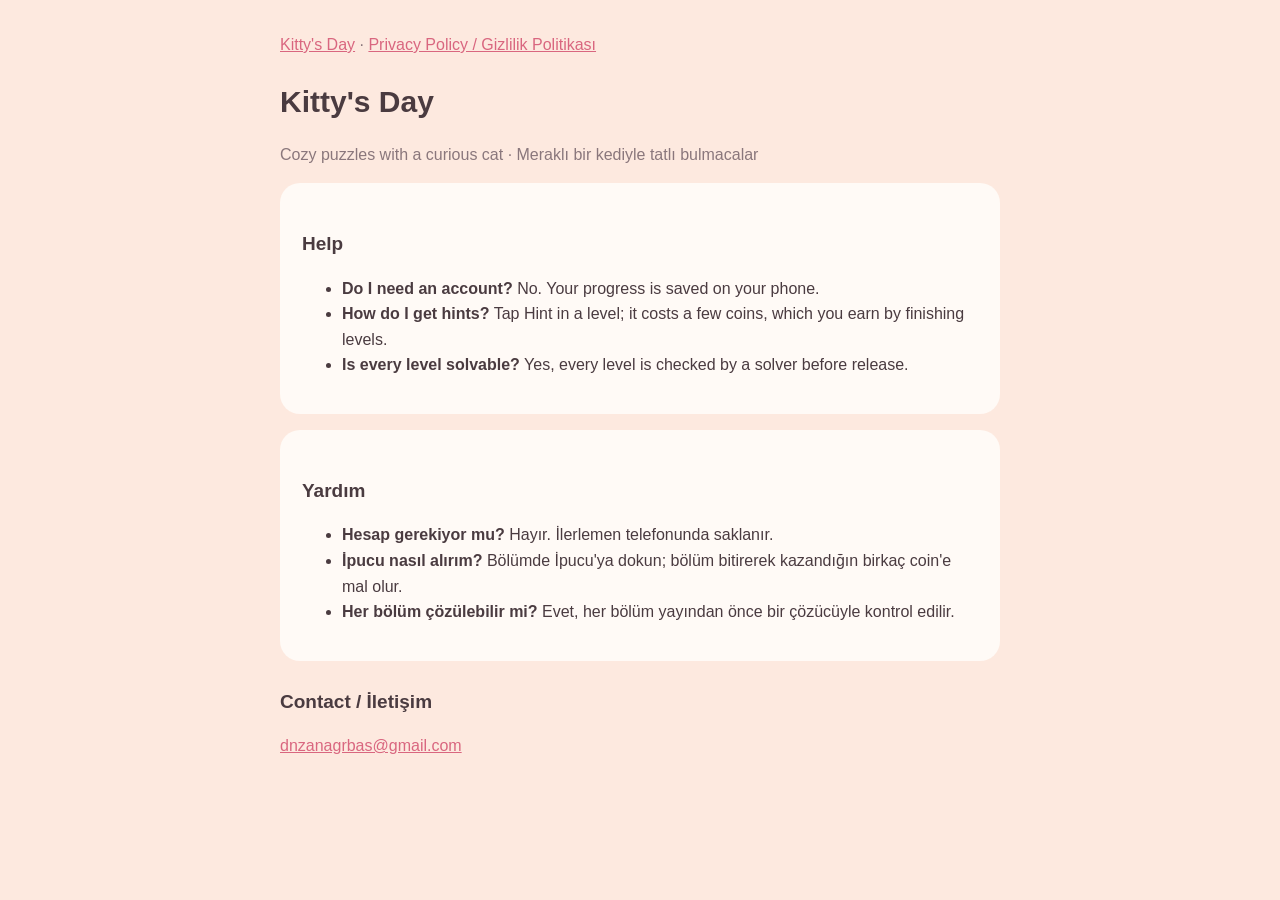
<file: index.html>
<!doctype html>
<html lang="en"><head><meta charset="utf-8"><meta name="viewport" content="width=device-width, initial-scale=1">
<title>Kitty's Day Support</title><link rel="stylesheet" href="style.css"></head>
<body><main><nav><a href="index.html">Kitty's Day</a> · <a href="privacy.html">Privacy Policy / Gizlilik Politikası</a></nav>
<h1>Kitty's Day</h1>
<p class="muted">Cozy puzzles with a curious cat · Meraklı bir kediyle tatlı bulmacalar</p>

<div class="card">
<h2>Help</h2>
<ul>
<li><strong>Do I need an account?</strong> No. Your progress is saved on your phone.</li>
<li><strong>How do I get hints?</strong> Tap Hint in a level; it costs a few coins, which you earn by finishing levels.</li>
<li><strong>Is every level solvable?</strong> Yes, every level is checked by a solver before release.</li>
</ul>
</div>

<div class="card">
<h2>Yardım</h2>
<ul>
<li><strong>Hesap gerekiyor mu?</strong> Hayır. İlerlemen telefonunda saklanır.</li>
<li><strong>İpucu nasıl alırım?</strong> Bölümde İpucu'ya dokun; bölüm bitirerek kazandığın birkaç coin'e mal olur.</li>
<li><strong>Her bölüm çözülebilir mi?</strong> Evet, her bölüm yayından önce bir çözücüyle kontrol edilir.</li>
</ul>
</div>

<h2>Contact / İletişim</h2>
<p><a href="mailto:dnzanagrbas@gmail.com">dnzanagrbas@gmail.com</a></p>
</main></body></html>
</file>
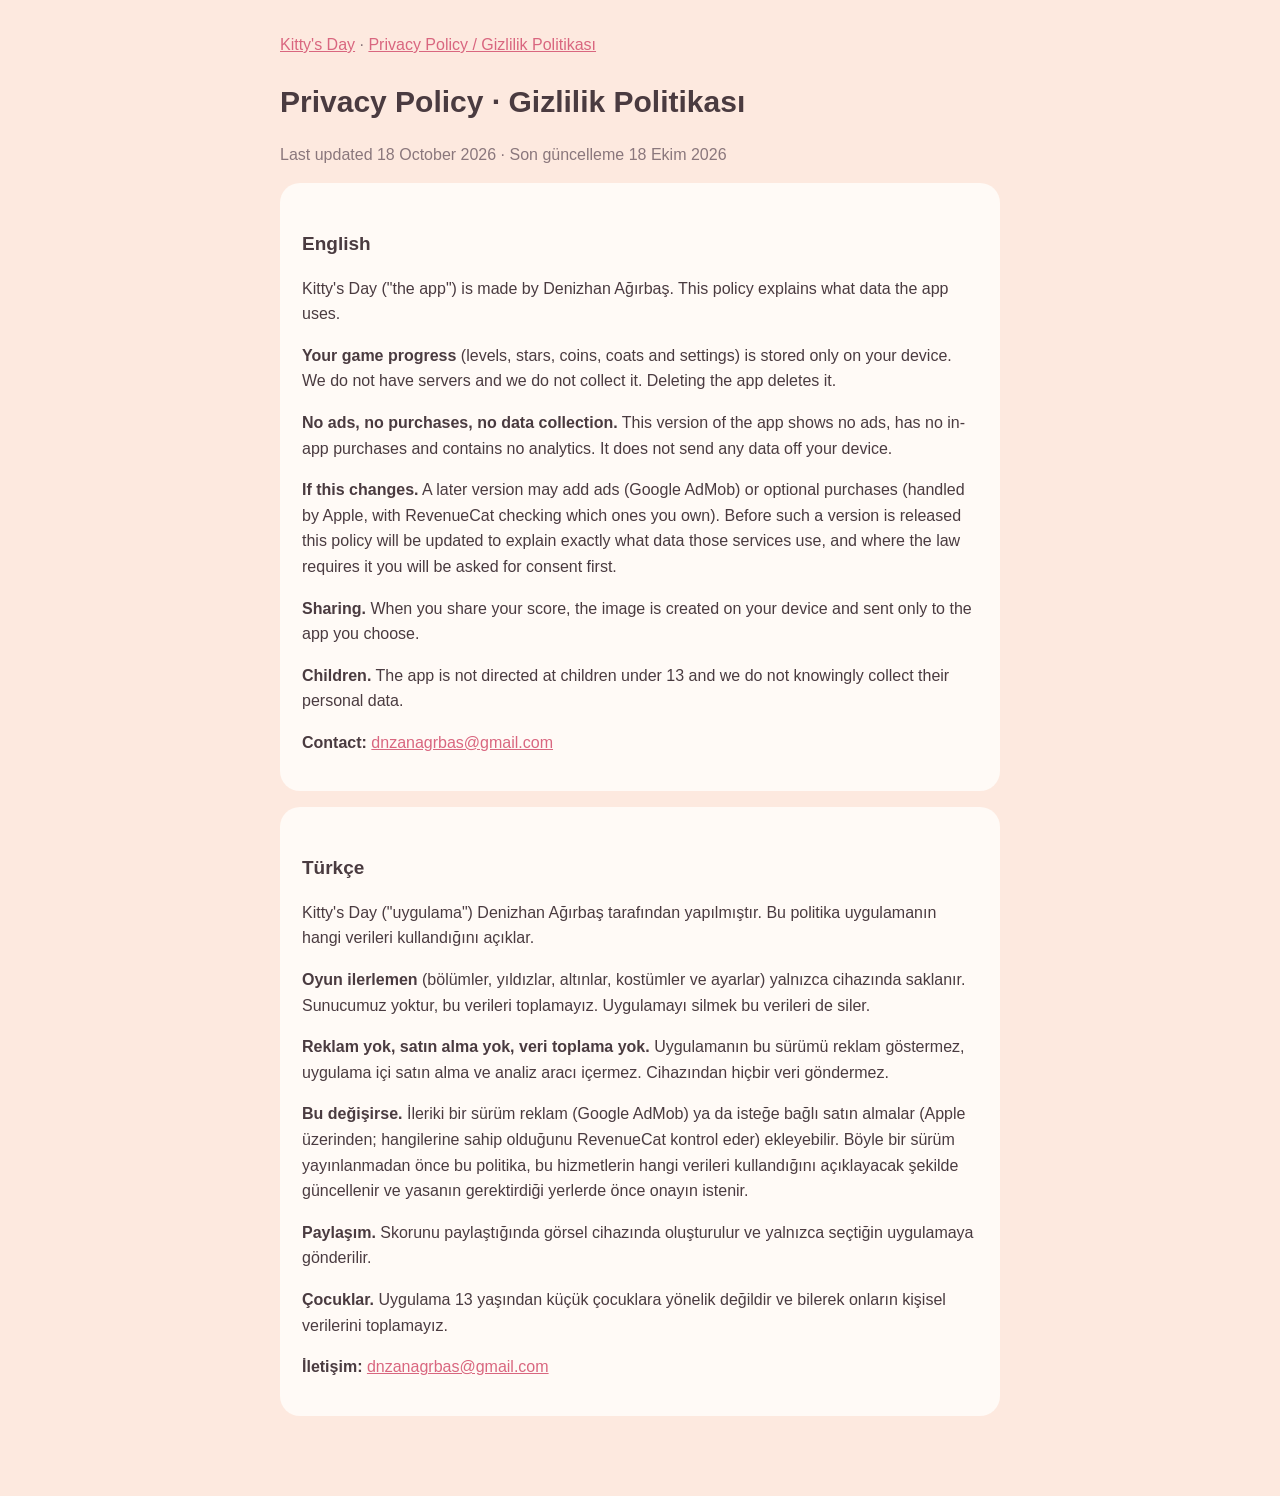
<file: privacy.html>
<!doctype html>
<html lang="en"><head><meta charset="utf-8"><meta name="viewport" content="width=device-width, initial-scale=1">
<title>Kitty's Day Privacy Policy</title><link rel="stylesheet" href="style.css"></head>
<body><main><nav><a href="index.html">Kitty's Day</a> · <a href="privacy.html">Privacy Policy / Gizlilik Politikası</a></nav>
<h1>Privacy Policy · Gizlilik Politikası</h1>
<p class="muted">Last updated 18 October 2026 · Son güncelleme 18 Ekim 2026</p>
<div class="card" lang="en"><h2>English</h2><p>Kitty&#x27;s Day (&quot;the app&quot;) is made by Denizhan Ağırbaş. This policy explains what data the app uses.</p><p><strong>Your game progress</strong> (levels, stars, coins, coats and settings) is stored only on your device. We do not have servers and we do not collect it. Deleting the app deletes it.</p><p><strong>No ads, no purchases, no data collection.</strong> This version of the app shows no ads, has no in-app purchases and contains no analytics. It does not send any data off your device.</p><p><strong>If this changes.</strong> A later version may add ads (Google AdMob) or optional purchases (handled by Apple, with RevenueCat checking which ones you own). Before such a version is released this policy will be updated to explain exactly what data those services use, and where the law requires it you will be asked for consent first.</p><p><strong>Sharing.</strong> When you share your score, the image is created on your device and sent only to the app you choose.</p><p><strong>Children.</strong> The app is not directed at children under 13 and we do not knowingly collect their personal data.</p><p><strong>Contact:</strong> <a href="mailto:dnzanagrbas@gmail.com">dnzanagrbas@gmail.com</a></p></div>
<div class="card" lang="tr"><h2>Türkçe</h2><p>Kitty&#x27;s Day (&quot;uygulama&quot;) Denizhan Ağırbaş tarafından yapılmıştır. Bu politika uygulamanın hangi verileri kullandığını açıklar.</p><p><strong>Oyun ilerlemen</strong> (bölümler, yıldızlar, altınlar, kostümler ve ayarlar) yalnızca cihazında saklanır. Sunucumuz yoktur, bu verileri toplamayız. Uygulamayı silmek bu verileri de siler.</p><p><strong>Reklam yok, satın alma yok, veri toplama yok.</strong> Uygulamanın bu sürümü reklam göstermez, uygulama içi satın alma ve analiz aracı içermez. Cihazından hiçbir veri göndermez.</p><p><strong>Bu değişirse.</strong> İleriki bir sürüm reklam (Google AdMob) ya da isteğe bağlı satın almalar (Apple üzerinden; hangilerine sahip olduğunu RevenueCat kontrol eder) ekleyebilir. Böyle bir sürüm yayınlanmadan önce bu politika, bu hizmetlerin hangi verileri kullandığını açıklayacak şekilde güncellenir ve yasanın gerektirdiği yerlerde önce onayın istenir.</p><p><strong>Paylaşım.</strong> Skorunu paylaştığında görsel cihazında oluşturulur ve yalnızca seçtiğin uygulamaya gönderilir.</p><p><strong>Çocuklar.</strong> Uygulama 13 yaşından küçük çocuklara yönelik değildir ve bilerek onların kişisel verilerini toplamayız.</p><p><strong>İletişim:</strong> <a href="mailto:dnzanagrbas@gmail.com">dnzanagrbas@gmail.com</a></p></div>
</main></body></html>
</file>
<file: style.css>
:root{--bg:#fde9df;--card:#fffaf6;--fg:#4a3b40;--muted:#8a777c;--accent:#d9667f}
@media (prefers-color-scheme: dark){:root{--bg:#2a2024;--card:#352a2f;--fg:#f6e9e3;--muted:#bba9ad;--accent:#f39ab0}}
body{background:var(--bg);color:var(--fg);font:16px/1.6 ui-rounded,-apple-system,BlinkMacSystemFont,"Segoe UI",sans-serif;margin:0}
main{max-width:720px;margin:0 auto;padding:32px 16px 64px}
.card{background:var(--card);border-radius:20px;padding:20px 22px;margin:16px 0}
h1{font-size:30px;margin:0 0 6px}h2{font-size:19px;margin:26px 0 6px}
a{color:var(--accent)}nav{margin-bottom:20px;color:var(--muted)}.muted{color:var(--muted)}
</file>
